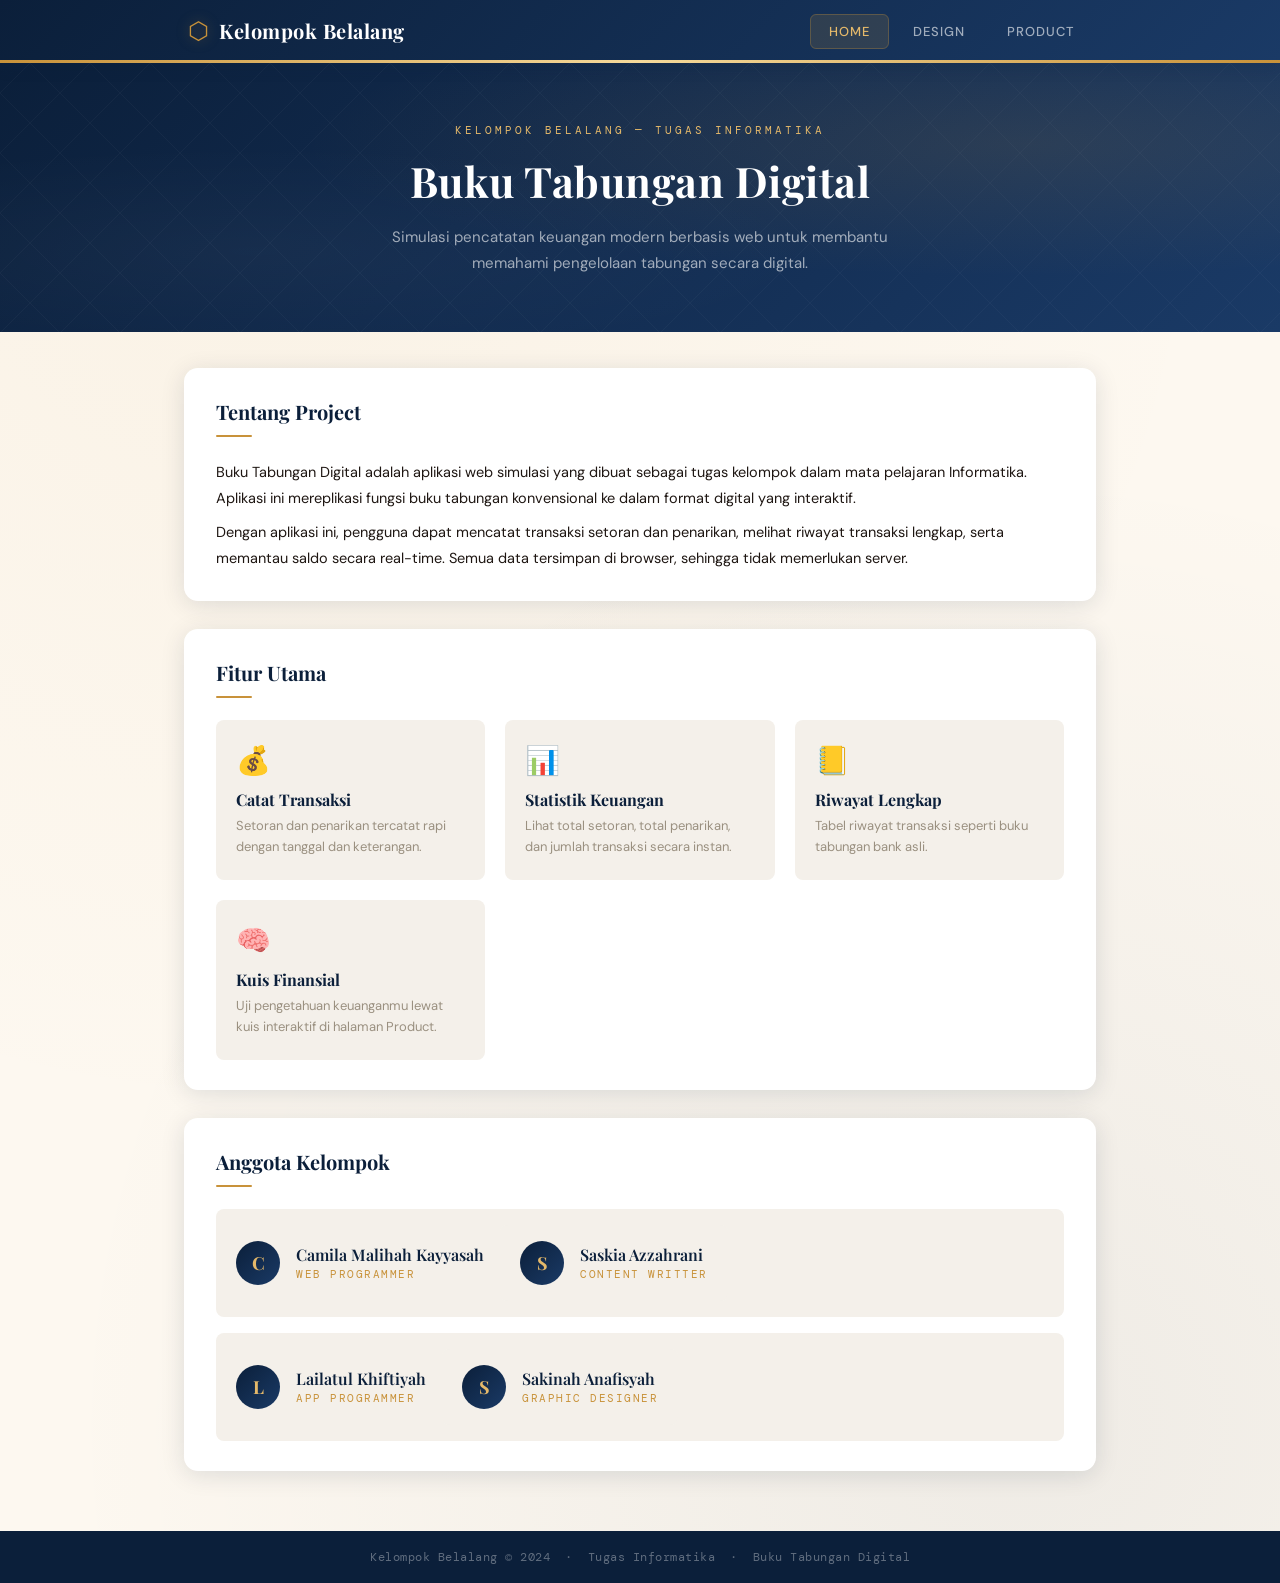
<file: index.html>
<!DOCTYPE html>
<html lang="id">
<head>
  <meta charset="UTF-8">
  <meta name="viewport" content="width=device-width, initial-scale=1.0">
  <title>Home – Buku Tabungan Digital</title>
  <link rel="stylesheet" href="style.css">
  <link href="https://fonts.googleapis.com/css2?family=Playfair+Display:wght@400;600;700&family=DM+Mono:wght@300;400;500&family=DM+Sans:wght@300;400;500;600&display=swap" rel="stylesheet">
</head>
<body>

<!-- ═══════ NAVBAR ═══════ -->
<nav class="main-nav">
  <div class="nav-inner">
    <div class="nav-logo">
      <span class="logo-icon">⬡</span>
      <span class="logo-name">Kelompok Belalang</span>
    </div>
    <ul class="nav-links">
      <li><a href="index.html" class="active">Home</a></li>
      <li><a href="design.html">Design</a></li>
      <li><a href="product.html">Product</a></li>
    </ul>
  </div>
  <div class="nav-strip"></div>
</nav>

<!-- ═══════ HERO SECTION ═══════ -->
<section class="hero-section">
  <div class="hero-bg-pattern"></div>
  <div class="hero-content">
    <p class="hero-label">Kelompok Belalang — Tugas Informatika</p>
    <h1 class="hero-title">Buku Tabungan Digital</h1>
    <p class="hero-subtitle">Simulasi pencatatan keuangan modern berbasis web untuk membantu memahami pengelolaan tabungan secara digital.</p>
  </div>
</section>

<!-- ═══════ MAIN CONTENT ═══════ -->
<main class="page-container">

  <!-- Card: Tentang Project -->
  <section class="content-card">
    <h2 class="section-title">Tentang Project</h2>
    <p class="content-text">
      Buku Tabungan Digital adalah aplikasi web simulasi yang dibuat sebagai tugas kelompok dalam mata pelajaran Informatika. Aplikasi ini mereplikasi fungsi buku tabungan konvensional ke dalam format digital yang interaktif.
    </p>
    <p class="content-text">
      Dengan aplikasi ini, pengguna dapat mencatat transaksi setoran dan penarikan, melihat riwayat transaksi lengkap, serta memantau saldo secara real-time. Semua data tersimpan di browser, sehingga tidak memerlukan server.
    </p>
  </section>

  <!-- Card: Fitur Utama -->
  <section class="content-card">
    <h2 class="section-title">Fitur Utama</h2>
    <div class="feature-grid">
      <div class="feature-item">
        <span class="feature-icon">💰</span>
        <h3>Catat Transaksi</h3>
        <p>Setoran dan penarikan tercatat rapi dengan tanggal dan keterangan.</p>
      </div>
      <div class="feature-item">
        <span class="feature-icon">📊</span>
        <h3>Statistik Keuangan</h3>
        <p>Lihat total setoran, total penarikan, dan jumlah transaksi secara instan.</p>
      </div>
      <div class="feature-item">
        <span class="feature-icon">📒</span>
        <h3>Riwayat Lengkap</h3>
        <p>Tabel riwayat transaksi seperti buku tabungan bank asli.</p>
      </div>
      <div class="feature-item">
        <span class="feature-icon">🧠</span>
        <h3>Kuis Finansial</h3>
        <p>Uji pengetahuan keuanganmu lewat kuis interaktif di halaman Product.</p>
      </div>
    </div>
  </section>

  <!-- Card: Anggota Kelompok -->
  <section class="content-card">
    <h2 class="section-title">Anggota Kelompok</h2>
    <div class="member-list">
      <div class="member-item">
        <div class="member-avatar">C</div>
        <div>
          <p class="member-name">Camila Malihah Kayyasah</p>
          <p class="member-role">Web Programmer</p>
        </div>
      <div class="member-item">
        <div class="member-avatar">S</div>
        <div>
          <p class="member-name">Saskia Azzahrani</p>
          <p class="member-role">Content Writter</p>
        </div>
      </div>
    </div>
      <div class="member-item">
        <div class="member-avatar">L</div>
        <div>
          <p class="member-name">Lailatul Khiftiyah</p>
          <p class="member-role">App Programmer</p>
        </div>
      <div class="member-item">
        <div class="member-avatar">S</div>
        <div>
          <p class="member-name">Sakinah Anafisyah</p>
          <p class="member-role">Graphic Designer</p>
        </div>
      </div>
      </div>
    </div>
  </section>

</main>

<!-- ═══════ FOOTER ═══════ -->
<footer class="bank-footer">
  <p>Kelompok Belalang © 2024 &nbsp;·&nbsp; Tugas Informatika &nbsp;·&nbsp; Buku Tabungan Digital</p>
</footer>

<script src="script.js"></script>
</body>
</html>
</file>
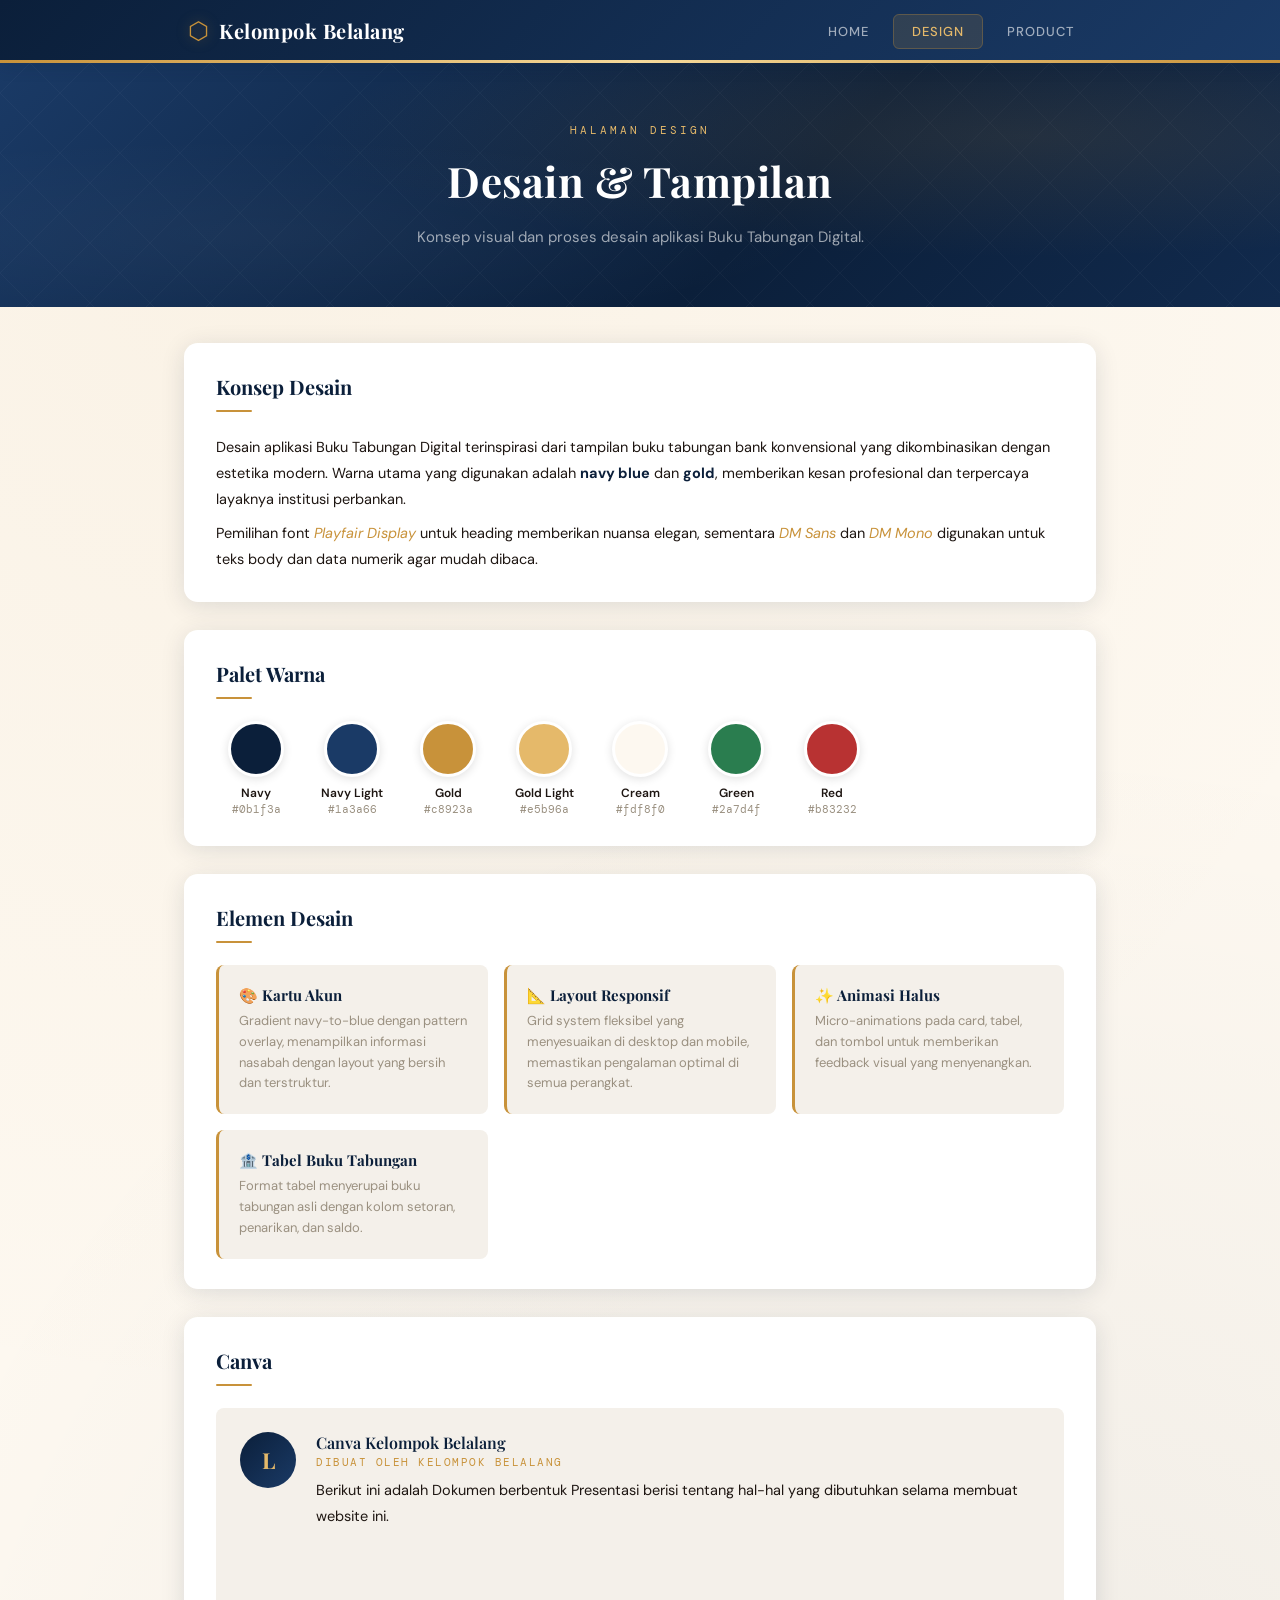
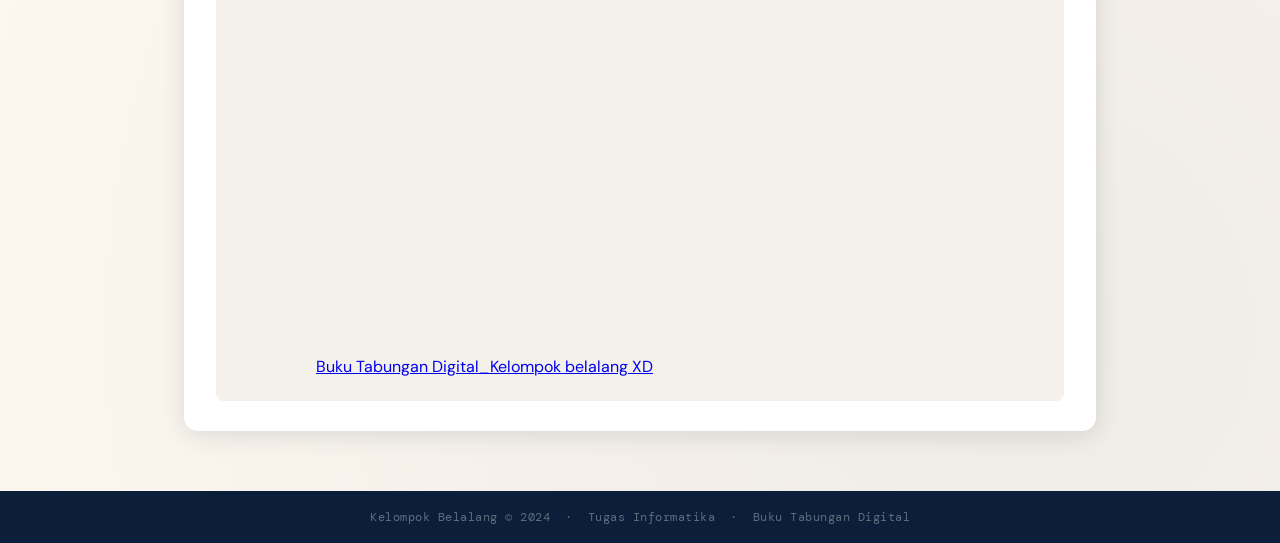
<file: design.html>
<!DOCTYPE html>
<html lang="id">
<head>
  <meta charset="UTF-8">
  <meta name="viewport" content="width=device-width, initial-scale=1.0">
  <title>Design – Buku Tabungan Digital</title>
  <link rel="stylesheet" href="style.css">
  <link href="https://fonts.googleapis.com/css2?family=Playfair+Display:wght@400;600;700&family=DM+Mono:wght@300;400;500&family=DM+Sans:wght@300;400;500;600&display=swap" rel="stylesheet">
</head>
<body>

<!-- ═══════ NAVBAR ═══════ -->
<nav class="main-nav">
  <div class="nav-inner">
    <div class="nav-logo">
      <span class="logo-icon">⬡</span>
      <span class="logo-name">Kelompok Belalang</span>
    </div>
    <ul class="nav-links">
      <li><a href="index.html">Home</a></li>
      <li><a href="design.html" class="active">Design</a></li>
      <li><a href="product.html">Product</a></li>
    </ul>
  </div>
  <div class="nav-strip"></div>
</nav>

<!-- ═══════ HERO SECTION ═══════ -->
<section class="hero-section hero-design">
  <div class="hero-bg-pattern"></div>
  <div class="hero-content">
    <p class="hero-label">Halaman Design</p>
    <h1 class="hero-title">Desain & Tampilan</h1>
    <p class="hero-subtitle">Konsep visual dan proses desain aplikasi Buku Tabungan Digital.</p>
  </div>
</section>

<!-- ═══════ MAIN CONTENT ═══════ -->
<main class="page-container">

  <!-- Card: Konsep Desain -->
  <section class="content-card">
    <h2 class="section-title">Konsep Desain</h2>
    <p class="content-text">
      Desain aplikasi Buku Tabungan Digital terinspirasi dari tampilan buku tabungan bank konvensional yang dikombinasikan dengan estetika modern. Warna utama yang digunakan adalah <strong>navy blue</strong> dan <strong>gold</strong>, memberikan kesan profesional dan terpercaya layaknya institusi perbankan.
    </p>
    <p class="content-text">
      Pemilihan font <em>Playfair Display</em> untuk heading memberikan nuansa elegan, sementara <em>DM Sans</em> dan <em>DM Mono</em> digunakan untuk teks body dan data numerik agar mudah dibaca.
    </p>
  </section>

  <!-- Card: Palet Warna -->
  <section class="content-card">
    <h2 class="section-title">Palet Warna</h2>
    <div class="color-palette">
      <div class="color-swatch">
        <div class="swatch-circle" style="background: #0b1f3a;"></div>
        <p class="swatch-name">Navy</p>
        <p class="swatch-hex">#0b1f3a</p>
      </div>
      <div class="color-swatch">
        <div class="swatch-circle" style="background: #1a3a66;"></div>
        <p class="swatch-name">Navy Light</p>
        <p class="swatch-hex">#1a3a66</p>
      </div>
      <div class="color-swatch">
        <div class="swatch-circle" style="background: #c8923a;"></div>
        <p class="swatch-name">Gold</p>
        <p class="swatch-hex">#c8923a</p>
      </div>
      <div class="color-swatch">
        <div class="swatch-circle" style="background: #e5b96a;"></div>
        <p class="swatch-name">Gold Light</p>
        <p class="swatch-hex">#e5b96a</p>
      </div>
      <div class="color-swatch">
        <div class="swatch-circle" style="background: #fdf8f0;"></div>
        <p class="swatch-name">Cream</p>
        <p class="swatch-hex">#fdf8f0</p>
      </div>
      <div class="color-swatch">
        <div class="swatch-circle" style="background: #2a7d4f;"></div>
        <p class="swatch-name">Green</p>
        <p class="swatch-hex">#2a7d4f</p>
      </div>
      <div class="color-swatch">
        <div class="swatch-circle" style="background: #b83232;"></div>
        <p class="swatch-name">Red</p>
        <p class="swatch-hex">#b83232</p>
      </div>
    </div>
  </section>

  <!-- Card: Elemen Desain -->
  <section class="content-card">
    <h2 class="section-title">Elemen Desain</h2>
    <div class="design-elements">
      <div class="design-element-item">
        <h3>🎨 Kartu Akun</h3>
        <p>Gradient navy-to-blue dengan pattern overlay, menampilkan informasi nasabah dengan layout yang bersih dan terstruktur.</p>
      </div>
      <div class="design-element-item">
        <h3>📐 Layout Responsif</h3>
        <p>Grid system fleksibel yang menyesuaikan di desktop dan mobile, memastikan pengalaman optimal di semua perangkat.</p>
      </div>
      <div class="design-element-item">
        <h3>✨ Animasi Halus</h3>
        <p>Micro-animations pada card, tabel, dan tombol untuk memberikan feedback visual yang menyenangkan.</p>
      </div>
      <div class="design-element-item">
        <h3>🏦 Tabel Buku Tabungan</h3>
        <p>Format tabel menyerupai buku tabungan asli dengan kolom setoran, penarikan, dan saldo.</p>
      </div>
    </div>
  </section>

  <!-- Card: Designer -->
  <section class="content-card">
    <h2 class="section-title">Canva</h2>

    <div class="designer-card">
        <div class="member-avatar large">L</div>

        <div>
            <p class="member-name">Canva Kelompok Belalang</p>
            <p class="member-role">Dibuat oleh Kelompok Belalang</p>
            <p class="content-text" style="margin-top: 8px;">
                Berikut ini adalah Dokumen berbentuk Presentasi berisi tentang hal-hal yang dibutuhkan selama membuat website ini.</p>

            <!-- Embed Canva -->
            <div style="position: relative; width: 100%; height: 0; padding-top: 56.25%;
            margin-top: 20px; overflow: hidden; border-radius: 8px;">
                <iframe
                    loading="lazy"
                    style="position: absolute; width: 100%; height: 100%; top: 0; left: 0; border: none;"
                    src="https://www.canva.com/design/DAHLPv37CNU/622DZACFz8xeqI5rKj5fLg/view?embed"
                    allowfullscreen>
                </iframe>
            </div>

            <a href="https://www.canva.com/design/DAHLPv37CNU/622DZACFz8xeqI5rKj5fLg/view?utm_content=DAHLPv37CNU&utm_campaign=designshare&utm_medium=embeds&utm_source=link"
               target="_blank">
                Buku Tabungan Digital_Kelompok belalang XD
            </a>

        </div>
    </div>
</section>

</main>

<!-- ═══════ FOOTER ═══════ -->
<footer class="bank-footer">
  <p>Kelompok Belalang © 2024 &nbsp;·&nbsp; Tugas Informatika &nbsp;·&nbsp; Buku Tabungan Digital</p>
</footer>

<script src="script.js"></script>
</body>
</html>
</file>
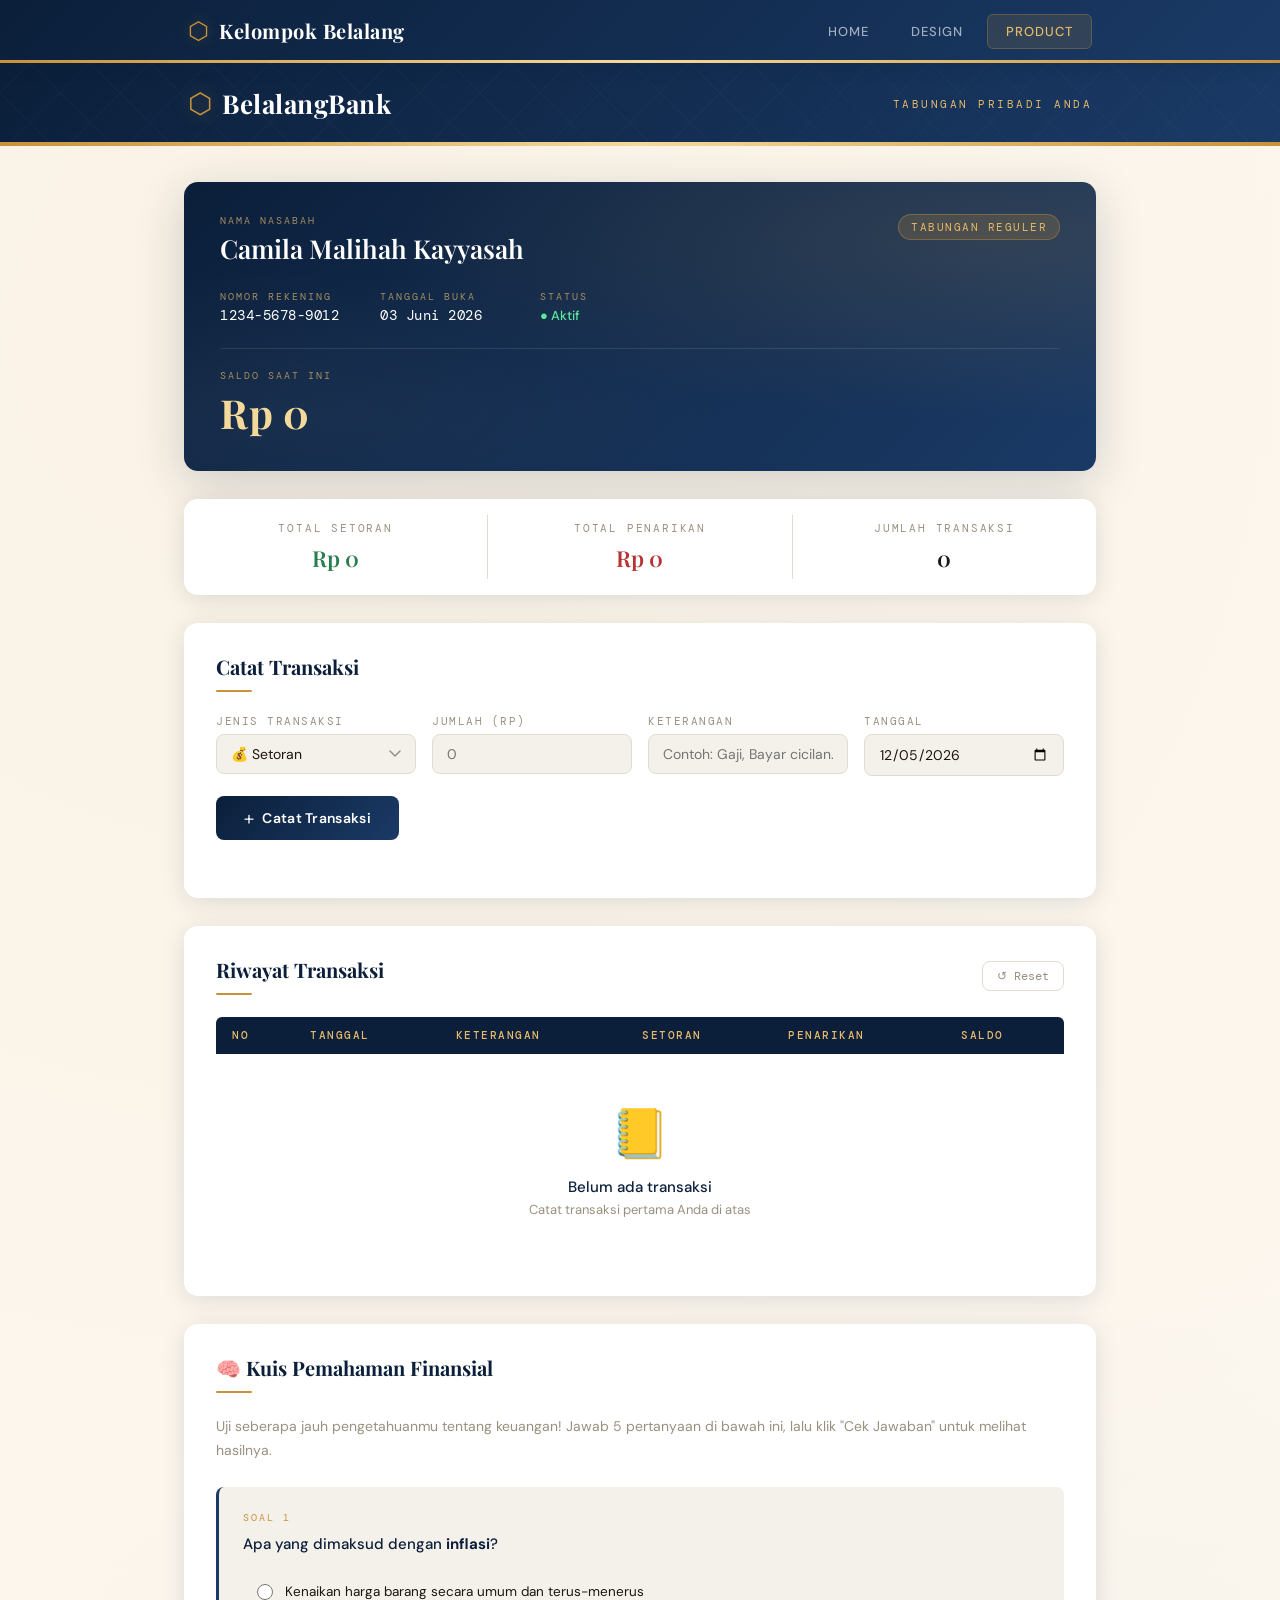
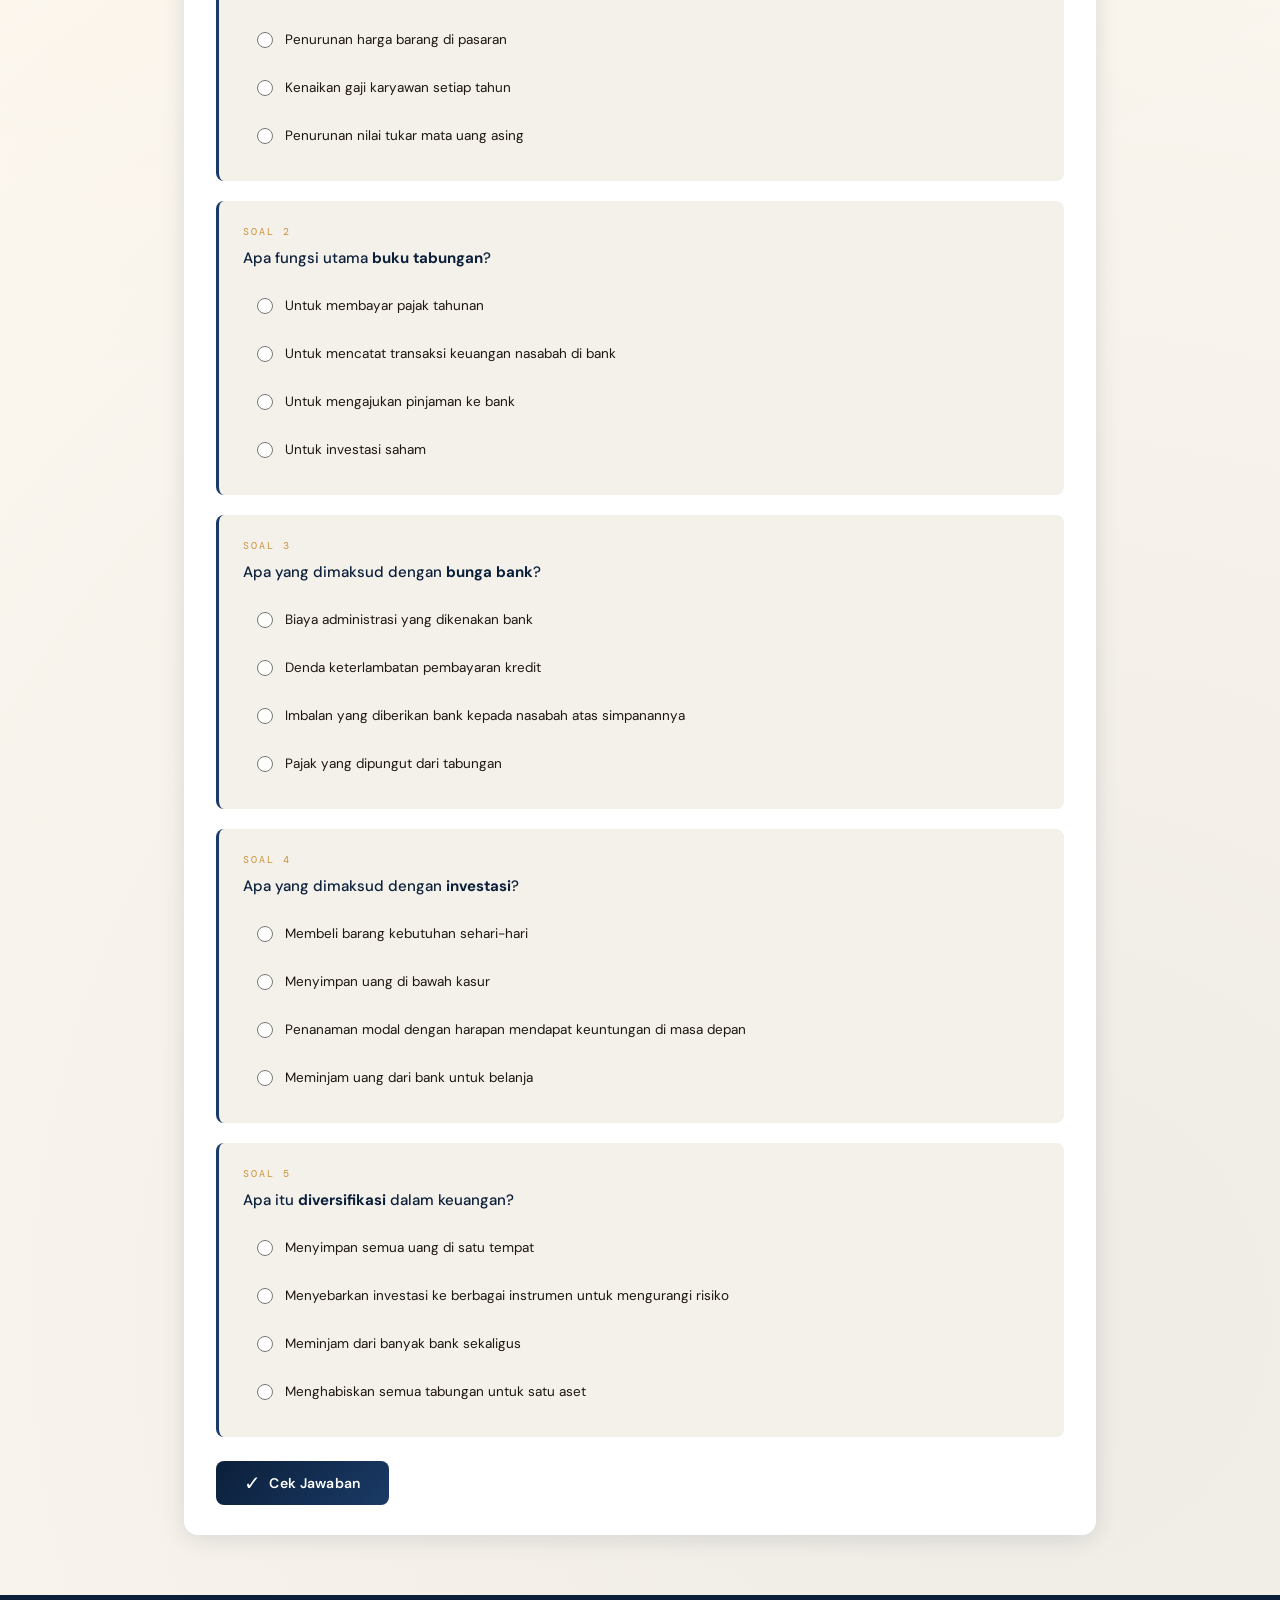
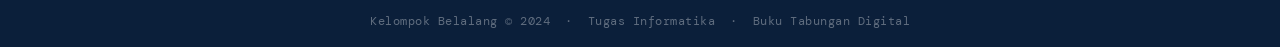
<file: product.html>
<!DOCTYPE html>
<html lang="id">
<head>
  <meta charset="UTF-8">
  <meta name="viewport" content="width=device-width, initial-scale=1.0">
  <title>Product – Buku Tabungan Digital</title>
  <link rel="stylesheet" href="style.css">
  <link href="https://fonts.googleapis.com/css2?family=Playfair+Display:wght@400;600;700&family=DM+Mono:wght@300;400;500&family=DM+Sans:wght@300;400;500;600&display=swap" rel="stylesheet">
</head>
<body>

<!-- ═══════ NAVBAR ═══════ -->
<nav class="main-nav">
  <div class="nav-inner">
    <div class="nav-logo">
      <span class="logo-icon">⬡</span>
      <span class="logo-name">Kelompok Belalang</span>
    </div>
    <ul class="nav-links">
      <li><a href="index.html">Home</a></li>
      <li><a href="design.html">Design</a></li>
      <li><a href="product.html" class="active">Product</a></li>
    </ul>
  </div>
  <div class="nav-strip"></div>
</nav>

<!-- ═══════ HEADER ═══════ -->
<header class="bank-header">
  <div class="header-inner">
    <div class="logo">
      <span class="logo-icon">⬡</span>
      <span class="logo-name">BelalangBank</span>
    </div>
    <div class="tagline">Tabungan Pribadi Anda</div>
  </div>
  <div class="header-strip"></div>
</header>

<main class="container">

  <!-- ═══════ KARTU AKUN ═══════ -->
  <section class="account-card">
    <div class="card-bg-pattern"></div>
    <div class="card-content">
      <div class="card-top">
        <div>
          <p class="label">Nama Nasabah</p>
          <h2 class="account-name" id="account-name"> Camila Malihah Kayyasah</h2>
        </div>
        <div class="account-badge">Tabungan Reguler</div>
      </div>
      <div class="card-mid">
        <div class="info-col">
          <p class="label">Nomor Rekening</p>
          <p class="mono" id="account-number">1234-5678-9012</p>
        </div>
        <div class="info-col">
          <p class="label">Tanggal Buka</p>
          <p class="mono" id="open-date">03 Juni 2026</p>
        </div>
        <div class="info-col">
          <p class="label">Status</p>
          <p class="status-active">● Aktif</p>
        </div>
      </div>
      <div class="saldo-wrap">
        <p class="label">Saldo Saat Ini</p>
        <p class="saldo" id="saldo-display">Rp 0</p>
      </div>
    </div>
  </section>

  <!-- ═══════ STATS ═══════ -->
  <section class="stats-row">
    <div class="stat-box">
      <p class="stat-label">Total Setoran</p>
      <p class="stat-value green" id="total-masuk">Rp 0</p>
    </div>
    <div class="stat-divider"></div>
    <div class="stat-box">
      <p class="stat-label">Total Penarikan</p>
      <p class="stat-value red" id="total-keluar">Rp 0</p>
    </div>
    <div class="stat-divider"></div>
    <div class="stat-box">
      <p class="stat-label">Jumlah Transaksi</p>
      <p class="stat-value" id="jumlah-transaksi">0</p>
    </div>
  </section>

  <!-- ═══════ FORM TRANSAKSI ═══════ -->
  <section class="form-section">
    <h3 class="section-title">Catat Transaksi</h3>
    <div class="form-grid">
      <div class="form-group">
        <label for="jenis">Jenis Transaksi</label>
        <select id="jenis">
          <option value="setoran">💰 Setoran</option>
          <option value="penarikan">💸 Penarikan</option>
        </select>
      </div>
      <div class="form-group">
        <label for="jumlah">Jumlah (Rp)</label>
        <input type="number" id="jumlah" placeholder="0" min="1000" step="1000">
      </div>
      <div class="form-group">
        <label for="keterangan">Keterangan</label>
        <input type="text" id="keterangan" placeholder="Contoh: Gaji, Bayar cicilan..." maxlength="60">
      </div>
      <div class="form-group">
        <label for="tanggal">Tanggal</label>
        <input type="date" id="tanggal">
      </div>
    </div>
    <button class="btn-catat" id="btn-catat" onclick="tambahTransaksi()">
      <span class="btn-icon">+</span> Catat Transaksi
    </button>
    <p class="form-error" id="form-error"></p>
  </section>

  <!-- ═══════ RIWAYAT ═══════ -->
  <section class="riwayat-section">
    <div class="riwayat-header">
      <h3 class="section-title" style="margin:0">Riwayat Transaksi</h3>
      <button class="btn-reset" onclick="resetData()" title="Reset semua data">↺ Reset</button>
    </div>

    <!-- Tabel seperti buku tabungan asli -->
    <div class="table-wrap">
      <table class="passbook-table">
        <thead>
          <tr>
            <th>No</th>
            <th>Tanggal</th>
            <th>Keterangan</th>
            <th>Setoran</th>
            <th>Penarikan</th>
            <th>Saldo</th>
          </tr>
        </thead>
        <tbody id="tabel-transaksi">
          <!-- diisi JS -->
        </tbody>
      </table>
      <div class="empty-state" id="empty-state">
        <div class="empty-icon">📒</div>
        <p>Belum ada transaksi</p>
        <span>Catat transaksi pertama Anda di atas</span>
      </div>
    </div>
  </section>

  <!-- ═══════ KUIS FINANSIAL ═══════ -->
  <section class="quiz-section">
    <h3 class="section-title">🧠 Kuis Pemahaman Finansial</h3>
    <p class="quiz-intro">Uji seberapa jauh pengetahuanmu tentang keuangan! Jawab 5 pertanyaan di bawah ini, lalu klik "Cek Jawaban" untuk melihat hasilnya.</p>

    <div class="quiz-questions" id="quiz-questions">

      <!-- Soal 1 -->
      <div class="quiz-card" id="quiz-card-0">
        <p class="quiz-number">Soal 1</p>
        <p class="quiz-question">Apa yang dimaksud dengan <strong>inflasi</strong>?</p>
        <div class="quiz-options">
          <label class="quiz-option">
            <input type="radio" name="q0" value="a">
            <span>Kenaikan harga barang secara umum dan terus-menerus</span>
          </label>
          <label class="quiz-option">
            <input type="radio" name="q0" value="b">
            <span>Penurunan harga barang di pasaran</span>
          </label>
          <label class="quiz-option">
            <input type="radio" name="q0" value="c">
            <span>Kenaikan gaji karyawan setiap tahun</span>
          </label>
          <label class="quiz-option">
            <input type="radio" name="q0" value="d">
            <span>Penurunan nilai tukar mata uang asing</span>
          </label>
        </div>
        <div class="quiz-feedback" id="feedback-0"></div>
      </div>

      <!-- Soal 2 -->
      <div class="quiz-card" id="quiz-card-1">
        <p class="quiz-number">Soal 2</p>
        <p class="quiz-question">Apa fungsi utama <strong>buku tabungan</strong>?</p>
        <div class="quiz-options">
          <label class="quiz-option">
            <input type="radio" name="q1" value="a">
            <span>Untuk membayar pajak tahunan</span>
          </label>
          <label class="quiz-option">
            <input type="radio" name="q1" value="b">
            <span>Untuk mencatat transaksi keuangan nasabah di bank</span>
          </label>
          <label class="quiz-option">
            <input type="radio" name="q1" value="c">
            <span>Untuk mengajukan pinjaman ke bank</span>
          </label>
          <label class="quiz-option">
            <input type="radio" name="q1" value="d">
            <span>Untuk investasi saham</span>
          </label>
        </div>
        <div class="quiz-feedback" id="feedback-1"></div>
      </div>

      <!-- Soal 3 -->
      <div class="quiz-card" id="quiz-card-2">
        <p class="quiz-number">Soal 3</p>
        <p class="quiz-question">Apa yang dimaksud dengan <strong>bunga bank</strong>?</p>
        <div class="quiz-options">
          <label class="quiz-option">
            <input type="radio" name="q2" value="a">
            <span>Biaya administrasi yang dikenakan bank</span>
          </label>
          <label class="quiz-option">
            <input type="radio" name="q2" value="b">
            <span>Denda keterlambatan pembayaran kredit</span>
          </label>
          <label class="quiz-option">
            <input type="radio" name="q2" value="c">
            <span>Imbalan yang diberikan bank kepada nasabah atas simpanannya</span>
          </label>
          <label class="quiz-option">
            <input type="radio" name="q2" value="d">
            <span>Pajak yang dipungut dari tabungan</span>
          </label>
        </div>
        <div class="quiz-feedback" id="feedback-2"></div>
      </div>

      <!-- Soal 4 -->
      <div class="quiz-card" id="quiz-card-3">
        <p class="quiz-number">Soal 4</p>
        <p class="quiz-question">Apa yang dimaksud dengan <strong>investasi</strong>?</p>
        <div class="quiz-options">
          <label class="quiz-option">
            <input type="radio" name="q3" value="a">
            <span>Membeli barang kebutuhan sehari-hari</span>
          </label>
          <label class="quiz-option">
            <input type="radio" name="q3" value="b">
            <span>Menyimpan uang di bawah kasur</span>
          </label>
          <label class="quiz-option">
            <input type="radio" name="q3" value="c">
            <span>Penanaman modal dengan harapan mendapat keuntungan di masa depan</span>
          </label>
          <label class="quiz-option">
            <input type="radio" name="q3" value="d">
            <span>Meminjam uang dari bank untuk belanja</span>
          </label>
        </div>
        <div class="quiz-feedback" id="feedback-3"></div>
      </div>

      <!-- Soal 5 -->
      <div class="quiz-card" id="quiz-card-4">
        <p class="quiz-number">Soal 5</p>
        <p class="quiz-question">Apa itu <strong>diversifikasi</strong> dalam keuangan?</p>
        <div class="quiz-options">
          <label class="quiz-option">
            <input type="radio" name="q4" value="a">
            <span>Menyimpan semua uang di satu tempat</span>
          </label>
          <label class="quiz-option">
            <input type="radio" name="q4" value="b">
            <span>Menyebarkan investasi ke berbagai instrumen untuk mengurangi risiko</span>
          </label>
          <label class="quiz-option">
            <input type="radio" name="q4" value="c">
            <span>Meminjam dari banyak bank sekaligus</span>
          </label>
          <label class="quiz-option">
            <input type="radio" name="q4" value="d">
            <span>Menghabiskan semua tabungan untuk satu aset</span>
          </label>
        </div>
        <div class="quiz-feedback" id="feedback-4"></div>
      </div>

    </div>

    <!-- Tombol & Hasil -->
    <div class="quiz-actions">
      <button class="btn-catat btn-quiz" id="btn-cek-kuis" onclick="cekKuis()">
        <span class="btn-icon">✓</span> Cek Jawaban
      </button>
      <button class="btn-reset btn-reset-quiz" id="btn-reset-kuis" onclick="resetKuis()" style="display:none;">
        ↺ Ulangi Kuis
      </button>
    </div>
    <div class="quiz-result" id="quiz-result"></div>
  </section>

</main>

<!-- ═══════ TOAST ═══════ -->
<div class="toast" id="toast"></div>

<!-- ═══════ FOOTER ═══════ -->
<footer class="bank-footer">
  <p>Kelompok Belalang © 2024 &nbsp;·&nbsp; Tugas Informatika &nbsp;·&nbsp; Buku Tabungan Digital</p>
</footer>

<script src="script.js"></script>
</body>
</html>
</file>
<file: style.css>
:root {
  --navy:    #0b1f3a;
  --navy-2:  #112a4d;
  --navy-3:  #1a3a66;
  --gold:    #c8923a;
  --gold-l:  #e5b96a;
  --gold-xl: #f5d99a;
  --cream:   #fdf8f0;
  --white:   #ffffff;
  --green:   #2a7d4f;
  --red:     #b83232;
  --gray-1:  #f4f0ea;
  --gray-2:  #e2dbd0;
  --gray-3:  #9a9080;
  --text:    #1e1612;
  --shadow:  0 4px 24px rgba(11,31,58,.12);
  --shadow-lg: 0 12px 48px rgba(11,31,58,.18);
  --radius:  14px;
  --radius-sm: 8px;
}

*, *::before, *::after { box-sizing: border-box; margin: 0; padding: 0; }

html { scroll-behavior: smooth; }

body {
  font-family: 'DM Sans', sans-serif;
  background: var(--cream);
  color: var(--text);
  min-height: 100vh;
  background-image:
    radial-gradient(circle at 20% 10%, rgba(200,146,58,.06) 0%, transparent 55%),
    radial-gradient(circle at 80% 90%, rgba(11,31,58,.06) 0%, transparent 55%);
}

/* ══════════════════════════════════════════
   NAVBAR (semua halaman)
   ══════════════════════════════════════════ */
.main-nav {
  background: linear-gradient(135deg, var(--navy) 0%, var(--navy-3) 100%);
  position: sticky;
  top: 0;
  z-index: 100;
  box-shadow: 0 2px 16px rgba(11,31,58,.2);
}
.nav-inner {
  max-width: 960px;
  margin: 0 auto;
  padding: 0 28px;
  display: flex;
  align-items: center;
  justify-content: space-between;
  height: 60px;
}
.nav-logo {
  display: flex;
  align-items: center;
  gap: 10px;
}
.nav-logo .logo-icon {
  font-size: 24px;
  color: var(--gold);
  filter: drop-shadow(0 0 6px rgba(200,146,58,.5));
}
.nav-logo .logo-name {
  font-family: 'Playfair Display', serif;
  font-size: 20px;
  font-weight: 700;
  color: var(--white);
  letter-spacing: .5px;
}
.nav-links {
  list-style: none;
  display: flex;
  gap: 6px;
}
.nav-links li a {
  text-decoration: none;
  font-family: 'DM Sans', sans-serif;
  font-size: 13px;
  font-weight: 500;
  letter-spacing: 1px;
  text-transform: uppercase;
  color: rgba(255,255,255,.6);
  padding: 8px 18px;
  border-radius: 6px;
  transition: all .25s ease;
}
.nav-links li a:hover {
  color: var(--white);
  background: rgba(255,255,255,.08);
}
.nav-links li a.active {
  color: var(--gold-l);
  background: rgba(200,146,58,.15);
  border: 1px solid rgba(200,146,58,.3);
}
.nav-strip {
  height: 3px;
  background: linear-gradient(90deg, var(--gold), var(--gold-xl), var(--gold));
}

/* ══════════════════════════════════════════
   HERO SECTION (Home & Design)
   ══════════════════════════════════════════ */
.hero-section {
  background: linear-gradient(135deg, var(--navy) 0%, var(--navy-2) 40%, var(--navy-3) 100%);
  padding: 60px 28px 56px;
  position: relative;
  overflow: hidden;
  text-align: center;
}
.hero-design {
  background: linear-gradient(135deg, var(--navy-3) 0%, var(--navy) 60%, var(--navy-2) 100%);
}
.hero-bg-pattern {
  position: absolute;
  inset: 0;
  background:
    radial-gradient(ellipse at 80% 30%, rgba(200,146,58,.12) 0%, transparent 50%),
    radial-gradient(ellipse at 20% 70%, rgba(255,255,255,.03) 0%, transparent 40%),
    url("data:image/svg+xml,%3Csvg width='60' height='60' xmlns='http://www.w3.org/2000/svg'%3E%3Cpath d='M30 0L60 30 30 60 0 30Z' fill='none' stroke='rgba(255,255,255,.03)' stroke-width='1'/%3E%3C/svg%3E");
  background-size: auto, auto, 60px 60px;
  pointer-events: none;
}
.hero-content {
  position: relative;
  max-width: 640px;
  margin: 0 auto;
}
.hero-label {
  font-family: 'DM Mono', monospace;
  font-size: 11px;
  letter-spacing: 3px;
  text-transform: uppercase;
  color: var(--gold-l);
  opacity: .8;
  margin-bottom: 16px;
  animation: fadeIn .6s ease both;
}
.hero-title {
  font-family: 'Playfair Display', serif;
  font-size: 42px;
  font-weight: 700;
  color: var(--white);
  margin-bottom: 16px;
  letter-spacing: .5px;
  animation: slideDown .6s ease both;
}
.hero-subtitle {
  font-size: 15px;
  color: rgba(255,255,255,.6);
  line-height: 1.7;
  max-width: 500px;
  margin: 0 auto;
  animation: fadeIn .6s .15s ease both;
}

/* ══════════════════════════════════════════
   PAGE CONTAINER (Home & Design)
   ══════════════════════════════════════════ */
.page-container {
  max-width: 960px;
  margin: 0 auto;
  padding: 36px 24px 60px;
  display: flex;
  flex-direction: column;
  gap: 28px;
}

/* ══════════════════════════════════════════
   CONTENT CARDS (Home & Design)
   ══════════════════════════════════════════ */
.content-card {
  background: var(--white);
  border-radius: var(--radius);
  padding: 30px 32px;
  box-shadow: var(--shadow);
  animation: fadeIn .6s ease both;
}
.content-card:nth-child(2) { animation-delay: .1s; }
.content-card:nth-child(3) { animation-delay: .2s; }
.content-text {
  font-size: 14.5px;
  line-height: 1.8;
  color: var(--text);
  margin-top: 8px;
}
.content-text strong { color: var(--navy); }
.content-text em { color: var(--gold); font-style: italic; }

/* ── Feature Grid ──────────────────────── */
.feature-grid {
  display: grid;
  grid-template-columns: repeat(auto-fit, minmax(200px, 1fr));
  gap: 20px;
  margin-top: 16px;
}
.feature-item {
  background: var(--gray-1);
  border-radius: var(--radius-sm);
  padding: 22px 20px;
  transition: transform .2s, box-shadow .2s;
}
.feature-item:hover {
  transform: translateY(-3px);
  box-shadow: 0 6px 20px rgba(11,31,58,.1);
}
.feature-icon {
  font-size: 28px;
  display: block;
  margin-bottom: 10px;
}
.feature-item h3 {
  font-family: 'Playfair Display', serif;
  font-size: 16px;
  color: var(--navy);
  margin-bottom: 6px;
}
.feature-item p {
  font-size: 13px;
  color: var(--gray-3);
  line-height: 1.6;
}

/* ── Member List ───────────────────────── */
.member-list {
  display: flex;
  flex-direction: column;
  gap: 16px;
  margin-top: 16px;
}
.member-item {
  display: flex;
  align-items: center;
  gap: 16px;
  background: var(--gray-1);
  border-radius: var(--radius-sm);
  padding: 16px 20px;
  transition: transform .2s;
}
.member-item:hover { transform: translateX(4px); }
.member-avatar {
  width: 44px;
  height: 44px;
  border-radius: 50%;
  background: linear-gradient(135deg, var(--navy), var(--navy-3));
  color: var(--gold-l);
  font-family: 'Playfair Display', serif;
  font-size: 18px;
  font-weight: 700;
  display: flex;
  align-items: center;
  justify-content: center;
  flex-shrink: 0;
}
.member-avatar.large {
  width: 56px;
  height: 56px;
  font-size: 22px;
}
.member-name {
  font-family: 'Playfair Display', serif;
  font-size: 16px;
  color: var(--navy);
  font-weight: 600;
}
.member-role {
  font-family: 'DM Mono', monospace;
  font-size: 11px;
  letter-spacing: 1.5px;
  text-transform: uppercase;
  color: var(--gold);
  margin-top: 2px;
}

/* ── Color Palette (Design page) ─────── */
.color-palette {
  display: flex;
  flex-wrap: wrap;
  gap: 16px;
  margin-top: 16px;
}
.color-swatch {
  text-align: center;
  min-width: 80px;
}
.swatch-circle {
  width: 56px;
  height: 56px;
  border-radius: 50%;
  margin: 0 auto 8px;
  border: 3px solid var(--white);
  box-shadow: 0 2px 10px rgba(0,0,0,.12);
  transition: transform .2s;
}
.swatch-circle:hover { transform: scale(1.12); }
.swatch-name {
  font-size: 12px;
  font-weight: 600;
  color: var(--text);
}
.swatch-hex {
  font-family: 'DM Mono', monospace;
  font-size: 10.5px;
  color: var(--gray-3);
  margin-top: 2px;
}

/* ── Design Elements Grid ──────────────── */
.design-elements {
  display: grid;
  grid-template-columns: repeat(auto-fit, minmax(220px, 1fr));
  gap: 16px;
  margin-top: 16px;
}
.design-element-item {
  background: var(--gray-1);
  border-radius: var(--radius-sm);
  padding: 20px;
  border-left: 3px solid var(--gold);
  transition: transform .2s;
}
.design-element-item:hover { transform: translateY(-2px); }
.design-element-item h3 {
  font-family: 'Playfair Display', serif;
  font-size: 15px;
  color: var(--navy);
  margin-bottom: 6px;
}
.design-element-item p {
  font-size: 13px;
  color: var(--gray-3);
  line-height: 1.6;
}

/* ── Designer Card ─────────────────────── */
.designer-card {
  display: flex;
  align-items: flex-start;
  gap: 20px;
  background: var(--gray-1);
  border-radius: var(--radius-sm);
  padding: 24px;
  margin-top: 12px;
}

/* ══════════════════════════════════════════
   PRODUCT PAGE – HEADER (BelalangBank)
   ══════════════════════════════════════════ */
.bank-header {
  background: linear-gradient(135deg, var(--navy) 0%, var(--navy-3) 100%);
  padding: 22px 0 0;
  position: relative;
  overflow: hidden;
}
.bank-header::before {
  content: '';
  position: absolute;
  inset: 0;
  background: url("data:image/svg+xml,%3Csvg width='60' height='60' xmlns='http://www.w3.org/2000/svg'%3E%3Cpath d='M30 0L60 30 30 60 0 30Z' fill='none' stroke='rgba(255,255,255,.03)' stroke-width='1'/%3E%3C/svg%3E");
  background-size: 60px 60px;
}
.header-inner {
  max-width: 960px;
  margin: 0 auto;
  padding: 0 28px 20px;
  display: flex;
  align-items: center;
  justify-content: space-between;
  position: relative;
}
.logo {
  display: flex;
  align-items: center;
  gap: 10px;
}
.logo-icon {
  font-size: 28px;
  color: var(--gold);
  filter: drop-shadow(0 0 8px rgba(200,146,58,.5));
}
.logo-name {
  font-family: 'Playfair Display', serif;
  font-size: 26px;
  font-weight: 700;
  color: var(--white);
  letter-spacing: .5px;
}
.tagline {
  font-family: 'DM Mono', monospace;
  font-size: 11px;
  color: var(--gold-l);
  letter-spacing: 2.5px;
  text-transform: uppercase;
}
.header-strip {
  height: 4px;
  background: linear-gradient(90deg, var(--gold), var(--gold-xl), var(--gold));
}

/* ══════════════════════════════════════════
   LAYOUT
   ══════════════════════════════════════════ */
.container {
  max-width: 960px;
  margin: 0 auto;
  padding: 36px 24px 60px;
  display: flex;
  flex-direction: column;
  gap: 28px;
}

/* ══════════════════════════════════════════
   ACCOUNT CARD
   ══════════════════════════════════════════ */
.account-card {
  background: linear-gradient(135deg, var(--navy) 0%, var(--navy-3) 100%);
  border-radius: var(--radius);
  overflow: hidden;
  position: relative;
  box-shadow: var(--shadow-lg);
  animation: slideDown .5s ease both;
}
@keyframes slideDown {
  from { opacity: 0; transform: translateY(-20px); }
  to   { opacity: 1; transform: translateY(0); }
}
.card-bg-pattern {
  position: absolute;
  inset: 0;
  background:
    radial-gradient(ellipse at 90% 20%, rgba(200,146,58,.15) 0%, transparent 55%),
    radial-gradient(ellipse at 10% 80%, rgba(255,255,255,.04) 0%, transparent 45%);
  pointer-events: none;
}
.card-content {
  position: relative;
  padding: 32px 36px;
  display: flex;
  flex-direction: column;
  gap: 24px;
}
.card-top {
  display: flex;
  align-items: flex-start;
  justify-content: space-between;
  gap: 16px;
}
.account-name {
  font-family: 'Playfair Display', serif;
  font-size: 26px;
  color: var(--white);
  font-weight: 600;
  margin-top: 4px;
}
.account-badge {
  background: rgba(200,146,58,.2);
  border: 1px solid rgba(200,146,58,.4);
  color: var(--gold-l);
  font-size: 11px;
  letter-spacing: 1.5px;
  text-transform: uppercase;
  padding: 5px 12px;
  border-radius: 20px;
  white-space: nowrap;
  font-family: 'DM Mono', monospace;
}
.card-mid {
  display: flex;
  gap: 40px;
  flex-wrap: wrap;
}
.info-col { min-width: 120px; }
.label {
  font-size: 10px;
  letter-spacing: 2px;
  text-transform: uppercase;
  color: var(--gold-l);
  opacity: .7;
  margin-bottom: 4px;
  font-family: 'DM Mono', monospace;
}
.account-card .label { color: var(--gold-l); }
.mono {
  font-family: 'DM Mono', monospace;
  font-size: 13.5px;
  color: var(--white);
  letter-spacing: .5px;
}
.status-active {
  color: #5de8a0;
  font-size: 13px;
  font-weight: 500;
  margin-top: 2px;
}
.saldo-wrap {
  border-top: 1px solid rgba(255,255,255,.1);
  padding-top: 20px;
}
.saldo {
  font-family: 'Playfair Display', serif;
  font-size: 40px;
  font-weight: 700;
  color: var(--gold-xl);
  letter-spacing: .5px;
  transition: all .4s ease;
}

/* ══════════════════════════════════════════
   STATS
   ══════════════════════════════════════════ */
.stats-row {
  display: flex;
  background: var(--white);
  border-radius: var(--radius);
  box-shadow: var(--shadow);
  overflow: hidden;
  animation: fadeIn .6s .1s ease both;
}
@keyframes fadeIn {
  from { opacity: 0; transform: translateY(12px); }
  to   { opacity: 1; transform: translateY(0); }
}
.stat-box {
  flex: 1;
  padding: 22px 24px;
  text-align: center;
}
.stat-label {
  font-size: 11px;
  letter-spacing: 1.8px;
  text-transform: uppercase;
  color: var(--gray-3);
  font-family: 'DM Mono', monospace;
  margin-bottom: 8px;
}
.stat-value {
  font-family: 'Playfair Display', serif;
  font-size: 22px;
  font-weight: 600;
  color: var(--text);
  transition: transform .3s ease;
}
.stat-value.green { color: var(--green); }
.stat-value.red   { color: var(--red); }
.stat-divider {
  width: 1px;
  background: var(--gray-2);
  margin: 16px 0;
}

/* ══════════════════════════════════════════
   FORM SECTION
   ══════════════════════════════════════════ */
.form-section {
  background: var(--white);
  border-radius: var(--radius);
  padding: 30px 32px;
  box-shadow: var(--shadow);
  animation: fadeIn .6s .15s ease both;
}
.section-title {
  font-family: 'Playfair Display', serif;
  font-size: 20px;
  color: var(--navy);
  margin-bottom: 22px;
  position: relative;
  padding-bottom: 12px;
}
.section-title::after {
  content: '';
  position: absolute;
  bottom: 0; left: 0;
  width: 36px; height: 2px;
  background: var(--gold);
  border-radius: 2px;
}
.form-grid {
  display: grid;
  grid-template-columns: repeat(auto-fit, minmax(180px, 1fr));
  gap: 16px;
  margin-bottom: 20px;
}
.form-group { display: flex; flex-direction: column; gap: 6px; }
.form-group label {
  font-size: 11px;
  letter-spacing: 1.5px;
  text-transform: uppercase;
  color: var(--gray-3);
  font-family: 'DM Mono', monospace;
}
.form-group input,
.form-group select {
  border: 1.5px solid var(--gray-2);
  border-radius: var(--radius-sm);
  padding: 10px 14px;
  font-family: 'DM Sans', sans-serif;
  font-size: 14px;
  color: var(--text);
  background: var(--gray-1);
  outline: none;
  transition: border-color .2s, box-shadow .2s, background .2s;
  appearance: none;
}
.form-group input:focus,
.form-group select:focus {
  border-color: var(--gold);
  background: var(--white);
  box-shadow: 0 0 0 3px rgba(200,146,58,.12);
}
.form-group select {
  background-image: url("data:image/svg+xml,%3Csvg xmlns='http://www.w3.org/2000/svg' width='12' height='8' viewBox='0 0 12 8'%3E%3Cpath d='M1 1l5 5 5-5' stroke='%239a9080' stroke-width='1.5' fill='none' stroke-linecap='round'/%3E%3C/svg%3E");
  background-repeat: no-repeat;
  background-position: right 14px center;
  padding-right: 38px;
}
.btn-catat {
  display: flex;
  align-items: center;
  gap: 8px;
  background: linear-gradient(135deg, var(--navy) 0%, var(--navy-3) 100%);
  color: var(--white);
  border: none;
  border-radius: var(--radius-sm);
  padding: 12px 28px;
  font-family: 'DM Sans', sans-serif;
  font-size: 14px;
  font-weight: 600;
  cursor: pointer;
  letter-spacing: .3px;
  transition: transform .2s, box-shadow .2s, background .2s;
  position: relative;
  overflow: hidden;
}
.btn-catat::after {
  content: '';
  position: absolute;
  inset: 0;
  background: linear-gradient(135deg, rgba(200,146,58,.25), transparent);
  opacity: 0;
  transition: opacity .2s;
}
.btn-catat:hover { transform: translateY(-2px); box-shadow: 0 6px 20px rgba(11,31,58,.25); }
.btn-catat:hover::after { opacity: 1; }
.btn-catat:active { transform: translateY(0); }
.btn-icon {
  font-size: 20px;
  font-weight: 300;
  line-height: 1;
}
.form-error {
  margin-top: 10px;
  font-size: 13px;
  color: var(--red);
  min-height: 18px;
  transition: opacity .2s;
}

/* ══════════════════════════════════════════
   RIWAYAT TABLE
   ══════════════════════════════════════════ */
.riwayat-section {
  background: var(--white);
  border-radius: var(--radius);
  padding: 30px 32px;
  box-shadow: var(--shadow);
  animation: fadeIn .6s .2s ease both;
}
.riwayat-header {
  display: flex;
  align-items: center;
  justify-content: space-between;
  margin-bottom: 22px;
}
.btn-reset {
  background: none;
  border: 1.5px solid var(--gray-2);
  color: var(--gray-3);
  border-radius: var(--radius-sm);
  padding: 6px 14px;
  font-size: 12px;
  font-family: 'DM Mono', monospace;
  cursor: pointer;
  transition: all .2s;
}
.btn-reset:hover { border-color: var(--red); color: var(--red); background: rgba(184,50,50,.05); }
.table-wrap { overflow-x: auto; }
.passbook-table {
  width: 100%;
  border-collapse: collapse;
  font-size: 13.5px;
}
.passbook-table thead tr {
  background: var(--navy);
}
.passbook-table thead th {
  color: var(--gold-l);
  font-family: 'DM Mono', monospace;
  font-size: 10.5px;
  font-weight: 500;
  letter-spacing: 1.5px;
  text-transform: uppercase;
  padding: 12px 16px;
  text-align: left;
  white-space: nowrap;
}
.passbook-table thead th:first-child { border-radius: 6px 0 0 0; }
.passbook-table thead th:last-child  { border-radius: 0 6px 0 0; }
.passbook-table tbody tr {
  border-bottom: 1px solid var(--gray-2);
  transition: background .15s;
  animation: rowIn .3s ease both;
}
@keyframes rowIn {
  from { opacity: 0; transform: translateX(-8px); }
  to   { opacity: 1; transform: translateX(0); }
}
.passbook-table tbody tr:hover { background: var(--gray-1); }
.passbook-table tbody tr:last-child { border-bottom: none; }
.passbook-table td {
  padding: 13px 16px;
  color: var(--text);
  vertical-align: middle;
}
.passbook-table td:first-child {
  font-family: 'DM Mono', monospace;
  color: var(--gray-3);
  font-size: 12px;
}
.passbook-table .td-date {
  font-family: 'DM Mono', monospace;
  font-size: 12.5px;
  white-space: nowrap;
}
.passbook-table .td-setoran { color: var(--green); font-family: 'DM Mono', monospace; font-weight: 500; }
.passbook-table .td-penarikan { color: var(--red); font-family: 'DM Mono', monospace; font-weight: 500; }
.passbook-table .td-saldo {
  font-family: 'DM Mono', monospace;
  font-weight: 500;
  color: var(--navy);
}
.passbook-table .td-ket { max-width: 180px; }

/* ══════════════════════════════════════════
   EMPTY STATE
   ══════════════════════════════════════════ */
.empty-state {
  text-align: center;
  padding: 48px 20px;
  display: none;
}
.empty-state.show { display: block; }
.empty-icon { font-size: 48px; margin-bottom: 12px; }
.empty-state p { color: var(--navy); font-weight: 500; font-size: 15px; }
.empty-state span { color: var(--gray-3); font-size: 13px; margin-top: 4px; display: block; }

/* ══════════════════════════════════════════
   KUIS FINANSIAL
   ══════════════════════════════════════════ */
.quiz-section {
  background: var(--white);
  border-radius: var(--radius);
  padding: 30px 32px;
  box-shadow: var(--shadow);
  animation: fadeIn .6s .25s ease both;
}
.quiz-intro {
  font-size: 14px;
  color: var(--gray-3);
  line-height: 1.7;
  margin-bottom: 24px;
}
.quiz-questions {
  display: flex;
  flex-direction: column;
  gap: 20px;
}
.quiz-card {
  background: var(--gray-1);
  border-radius: var(--radius-sm);
  padding: 24px;
  border-left: 3px solid var(--navy-3);
  transition: border-color .3s, background .3s;
}
.quiz-card.correct {
  border-left-color: var(--green);
  background: rgba(42,125,79,.04);
}
.quiz-card.wrong {
  border-left-color: var(--red);
  background: rgba(184,50,50,.04);
}
.quiz-number {
  font-family: 'DM Mono', monospace;
  font-size: 10px;
  letter-spacing: 2px;
  text-transform: uppercase;
  color: var(--gold);
  margin-bottom: 8px;
}
.quiz-question {
  font-size: 15px;
  color: var(--navy);
  font-weight: 500;
  line-height: 1.6;
  margin-bottom: 16px;
}
.quiz-question strong {
  color: var(--navy);
}
.quiz-options {
  display: flex;
  flex-direction: column;
  gap: 8px;
}
.quiz-option {
  display: flex;
  align-items: center;
  gap: 12px;
  padding: 10px 14px;
  border-radius: 6px;
  cursor: pointer;
  transition: background .2s;
  font-size: 13.5px;
  color: var(--text);
  line-height: 1.5;
}
.quiz-option:hover {
  background: rgba(11,31,58,.04);
}
.quiz-option input[type="radio"] {
  accent-color: var(--navy);
  width: 16px;
  height: 16px;
  flex-shrink: 0;
  cursor: pointer;
}
.quiz-option span {
  flex: 1;
}
.quiz-feedback {
  margin-top: 12px;
  padding: 10px 14px;
  border-radius: 6px;
  font-size: 13px;
  line-height: 1.6;
  display: none;
  animation: fadeIn .3s ease both;
}
.quiz-feedback.show {
  display: block;
}
.quiz-feedback.correct-feedback {
  background: rgba(42,125,79,.1);
  color: var(--green);
  border: 1px solid rgba(42,125,79,.2);
}
.quiz-feedback.wrong-feedback {
  background: rgba(184,50,50,.08);
  color: var(--red);
  border: 1px solid rgba(184,50,50,.15);
}

/* Quiz Actions */
.quiz-actions {
  display: flex;
  gap: 12px;
  align-items: center;
  margin-top: 24px;
}
.btn-quiz {
  display: inline-flex;
}
.btn-reset-quiz {
  border-color: var(--navy-3);
  color: var(--navy-3);
}
.btn-reset-quiz:hover {
  border-color: var(--navy);
  color: var(--navy);
  background: rgba(11,31,58,.05);
}

/* Quiz Result */
.quiz-result {
  margin-top: 16px;
  padding: 20px 24px;
  border-radius: var(--radius-sm);
  text-align: center;
  display: none;
}
.quiz-result.show {
  display: block;
  animation: fadeIn .4s ease both;
}
.quiz-result .result-score {
  font-family: 'Playfair Display', serif;
  font-size: 36px;
  font-weight: 700;
  margin-bottom: 6px;
}
.quiz-result .result-text {
  font-size: 14px;
  line-height: 1.6;
}
.quiz-result.score-great {
  background: rgba(42,125,79,.1);
  border: 1px solid rgba(42,125,79,.2);
}
.quiz-result.score-great .result-score { color: var(--green); }
.quiz-result.score-great .result-text { color: var(--green); }

.quiz-result.score-ok {
  background: rgba(200,146,58,.1);
  border: 1px solid rgba(200,146,58,.2);
}
.quiz-result.score-ok .result-score { color: var(--gold); }
.quiz-result.score-ok .result-text { color: var(--gold); }

.quiz-result.score-low {
  background: rgba(184,50,50,.08);
  border: 1px solid rgba(184,50,50,.15);
}
.quiz-result.score-low .result-score { color: var(--red); }
.quiz-result.score-low .result-text { color: var(--red); }

/* ══════════════════════════════════════════
   TOAST
   ══════════════════════════════════════════ */
.toast {
  position: fixed;
  bottom: 32px; left: 50%;
  transform: translateX(-50%) translateY(20px);
  background: var(--navy);
  color: var(--white);
  padding: 12px 24px;
  border-radius: 40px;
  font-size: 14px;
  opacity: 0;
  pointer-events: none;
  transition: opacity .3s, transform .3s;
  z-index: 999;
  white-space: nowrap;
  border-left: 3px solid var(--gold);
}
.toast.show {
  opacity: 1;
  transform: translateX(-50%) translateY(0);
}

/* ══════════════════════════════════════════
   FOOTER
   ══════════════════════════════════════════ */
.bank-footer {
  background: var(--navy);
  color: rgba(255,255,255,.35);
  text-align: center;
  font-size: 12px;
  font-family: 'DM Mono', monospace;
  padding: 18px;
  letter-spacing: .5px;
}

/* ══════════════════════════════════════════
   RESPONSIVE
   ══════════════════════════════════════════ */
@media (max-width: 680px) {
  .nav-inner { padding: 0 16px; }
  .nav-logo .logo-name { font-size: 16px; }
  .nav-links li a { padding: 6px 12px; font-size: 11px; }

  .hero-section { padding: 40px 20px 36px; }
  .hero-title { font-size: 28px; }
  .hero-subtitle { font-size: 13px; }

  .page-container { padding: 24px 16px 40px; }
  .content-card { padding: 24px 18px; }

  .card-content { padding: 24px 20px; }
  .form-section, .riwayat-section, .quiz-section { padding: 24px 18px; }
  .saldo { font-size: 30px; }
  .account-name { font-size: 20px; }
  .card-mid { gap: 20px; }
  .stats-row { flex-direction: column; }
  .stat-divider { width: 100%; height: 1px; margin: 0 16px; }
  .tagline { display: none; }
  .form-grid { grid-template-columns: 1fr 1fr; }
  .passbook-table thead th, .passbook-table td { padding: 10px 10px; font-size: 12px; }

  .feature-grid { grid-template-columns: 1fr 1fr; }
  .color-palette { justify-content: center; }
  .design-elements { grid-template-columns: 1fr; }
  .designer-card { flex-direction: column; align-items: center; text-align: center; }

  .quiz-card { padding: 18px; }
  .quiz-option { padding: 8px 10px; font-size: 12.5px; }
}
@media (max-width: 400px) {
  .form-grid { grid-template-columns: 1fr; }
  .feature-grid { grid-template-columns: 1fr; }
  .nav-links li a { padding: 6px 8px; font-size: 10px; letter-spacing: .5px; }
}
</file>
